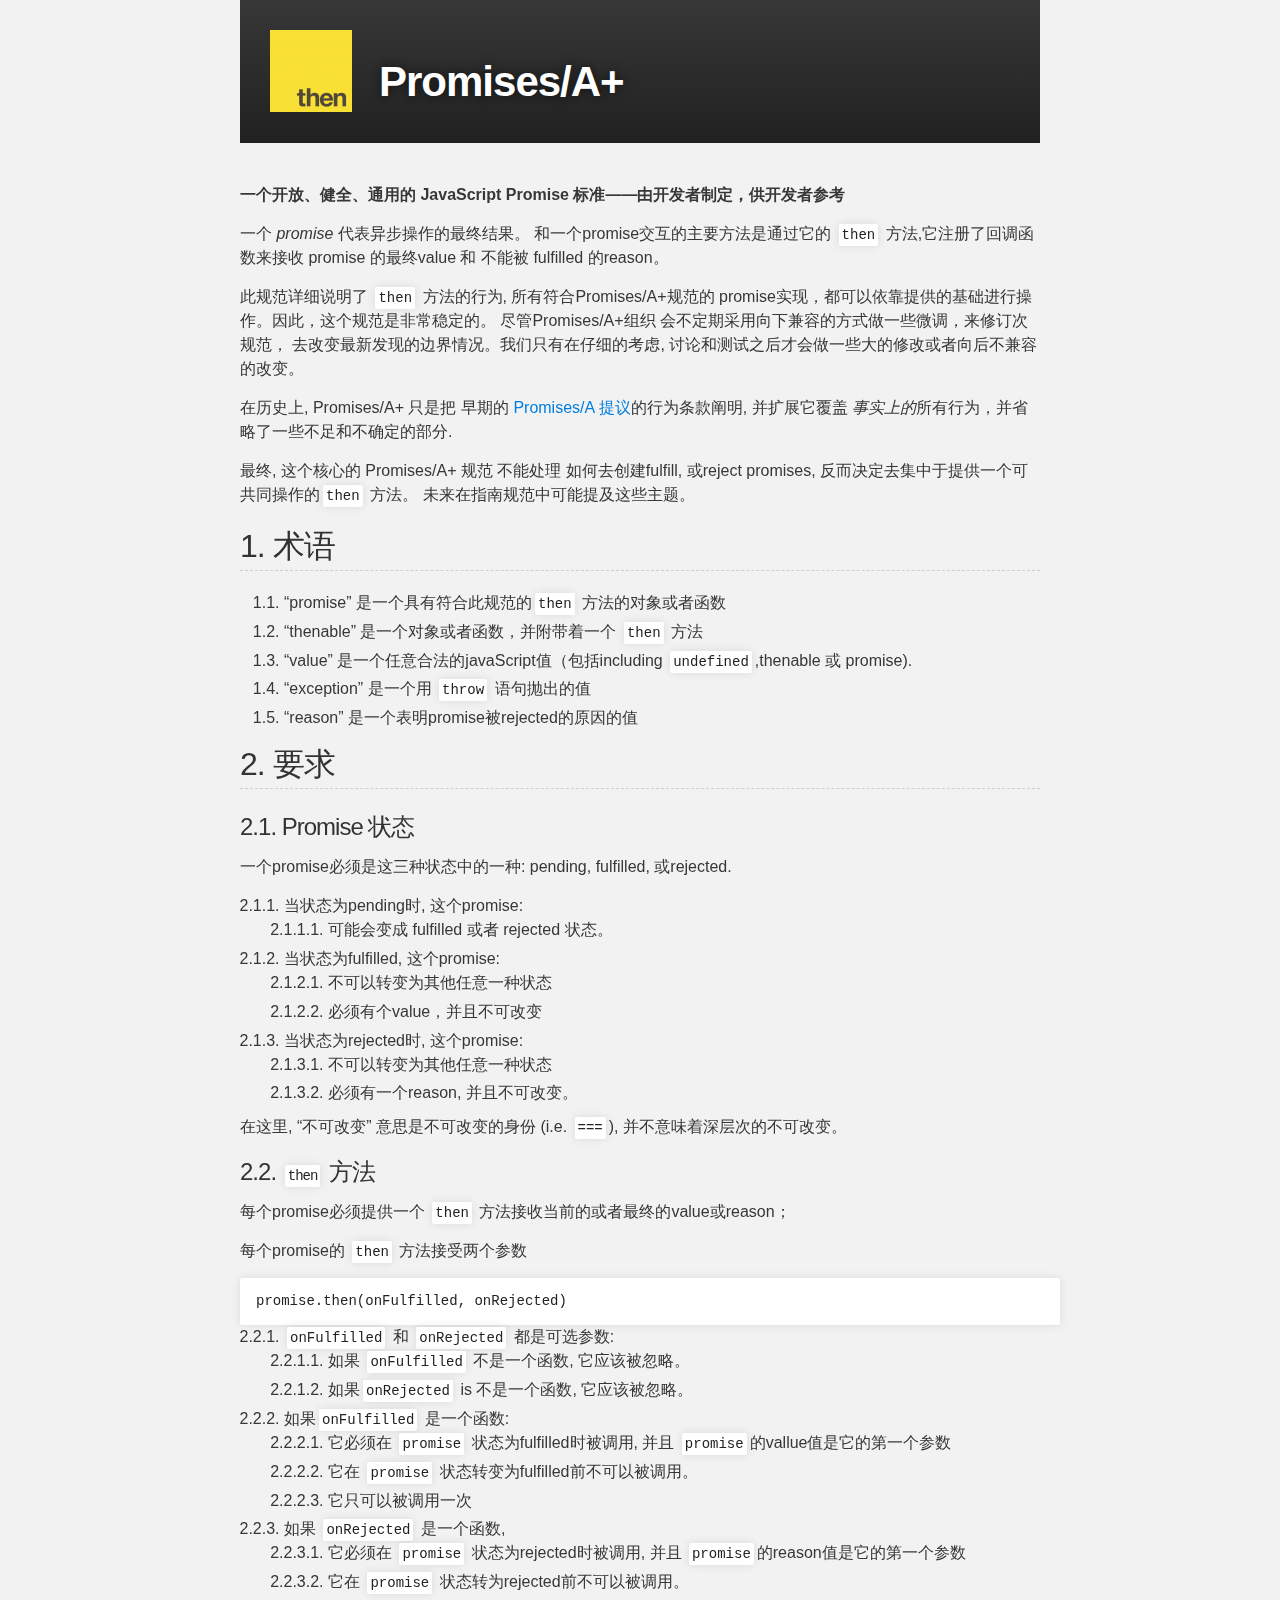
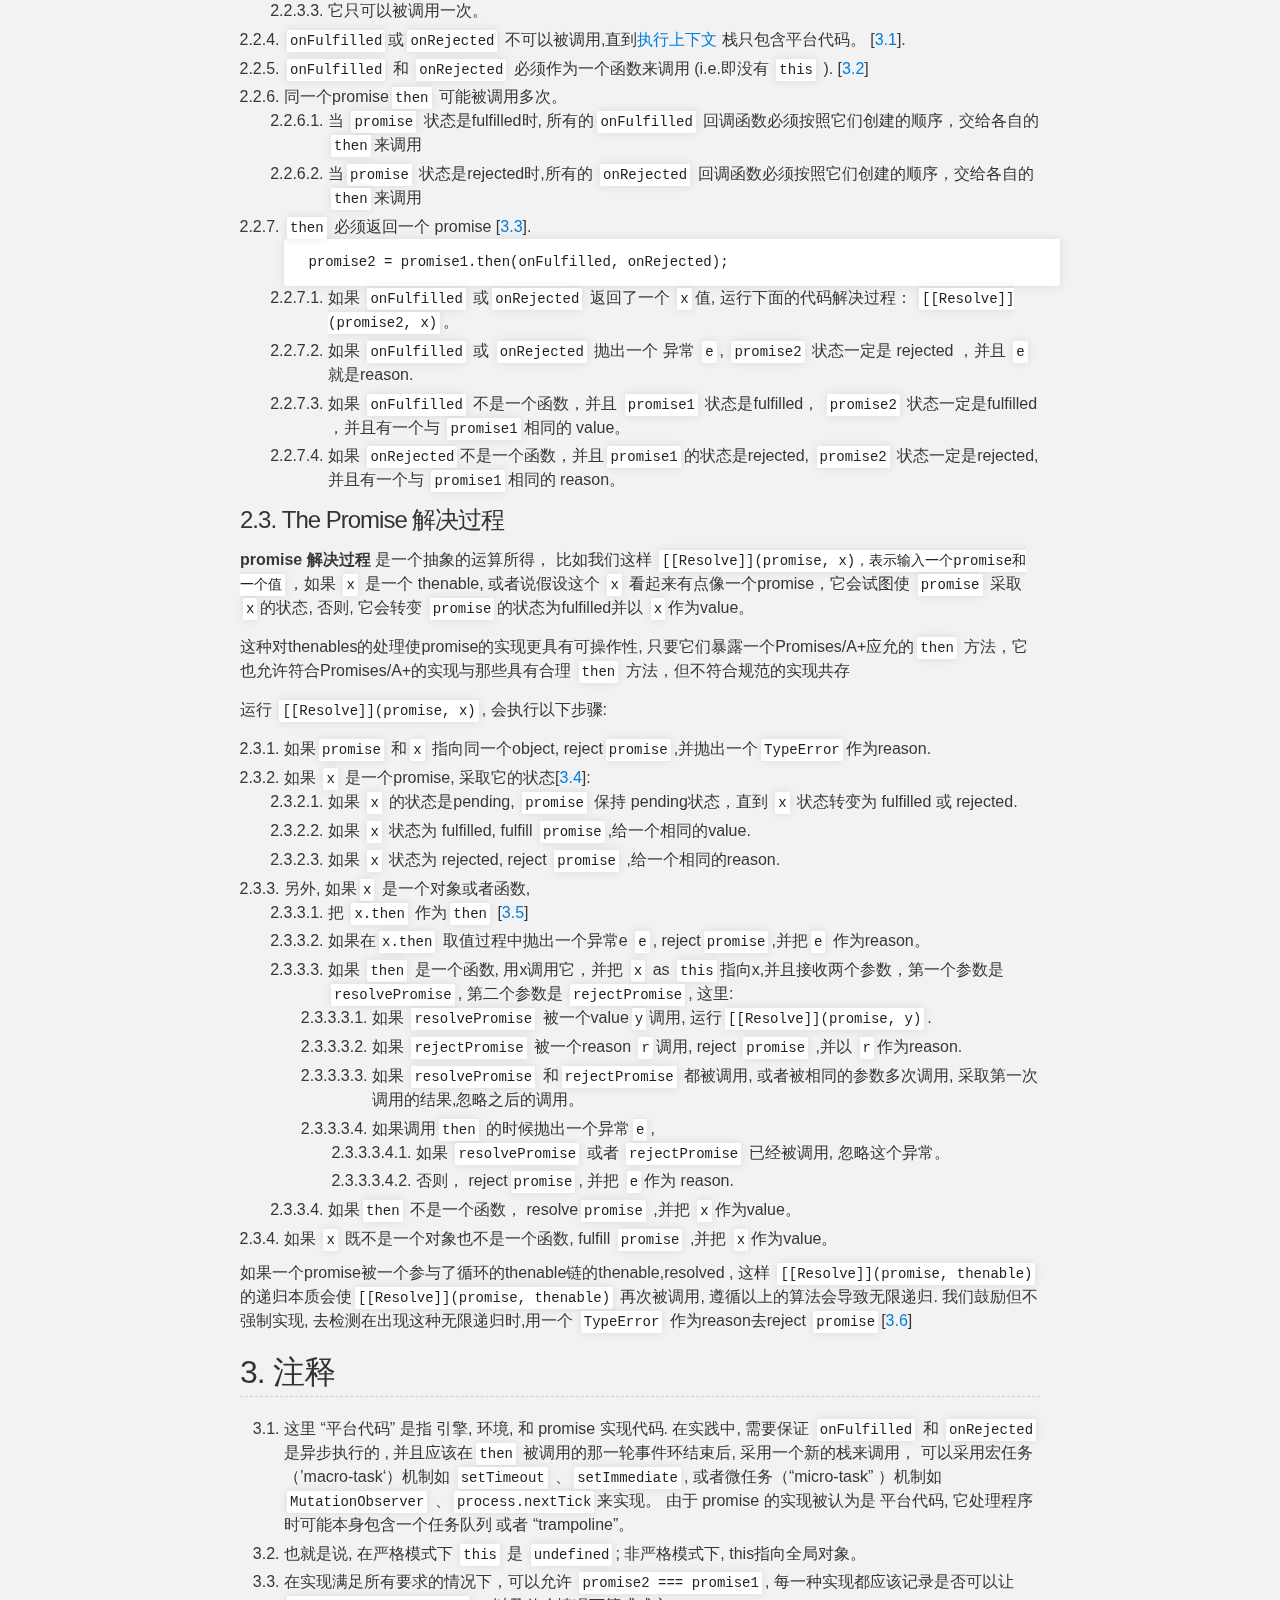
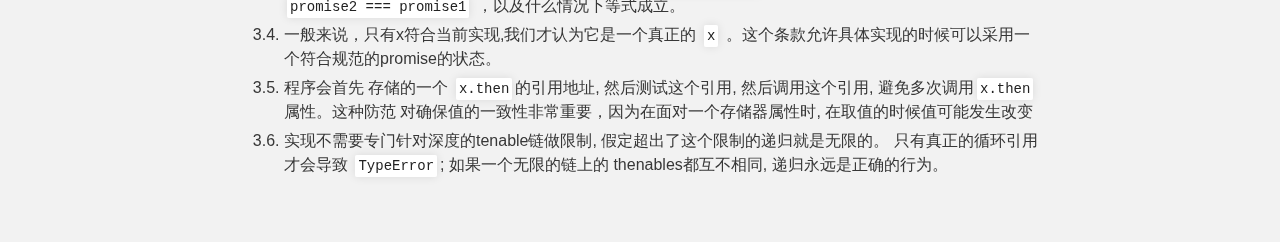
<file: index.html>
<!DOCTYPE html>
<html>
<head>
  <meta charset="utf-8">
  <title>Promises</title>
  <link rel="stylesheet" href="assets/stylesheet.css">
  <link rel="shortcut icon" href="assets/favicon.ico">
</head>

<body class="spec">
  <h1 id="promisesa">Promises/A+</h1>

  <p id="point-1"><a href="#point-1" class="anchor"></a><strong>一个开放、健全、通用的 JavaScript Promise 标准——由开发者制定，供开发者参考</strong>
  </p>

  <p id="point-2"><a href="#point-2" class="anchor"></a>一个 <em>promise</em> 代表异步操作的最终结果。 和一个promise交互的主要方法是通过它的 <code
      class="highlighter-rouge">then</code> 方法,它注册了回调函数来接收 promise 的最终value 和 不能被 fulfilled 的reason。
  </p>

  <p id="point-3"><a href="#point-3" class="anchor"></a>此规范详细说明了 <code
      class="highlighter-rouge">then</code> 方法的行为, 所有符合Promises/A+规范的
    promise实现，都可以依靠提供的基础进行操作。因此，这个规范是非常稳定的。
    尽管Promises/A+组织 会不定期采用向下兼容的方式做一些微调，来修订次规范，
    去改变最新发现的边界情况。我们只有在仔细的考虑, 讨论和测试之后才会做一些大的修改或者向后不兼容的改变。
  </p>

  <p id="point-4"><a href="#point-4" class="anchor"></a>在历史上, Promises/A+ 只是把 
    早期的 <a href="http://wiki.commonjs.org/wiki/Promises/A">Promises/A 提议</a>的行为条款阐明, 并扩展它覆盖 <em>事实上的</em>所有行为，并省略了一些不足和不确定的部分.</p>

  <p id="point-5"><a href="#point-5" class="anchor"></a>最终, 这个核心的 Promises/A+ 规范 不能处理
    如何去创建fulfill, 或reject promises, 反而决定去集中于提供一个可共同操作的<code
      class="highlighter-rouge">then</code> 方法。 未来在指南规范中可能提及这些主题。
  </p>

  <h2 id="terminology"><a href="#terminology" class="anchor"></a>术语</h2>

  <ol>
    <li id="point-6"><a href="#point-6" class="anchor"></a>“promise” 是一个具有符合此规范的<code
        class="highlighter-rouge">then</code> 方法的对象或者函数</li>
    <li id="point-7"><a href="#point-7" class="anchor"></a>“thenable” 是一个对象或者函数，并附带着一个 <code
        class="highlighter-rouge">then</code> 方法</li>
    <li id="point-8"><a href="#point-8" class="anchor"></a>“value” 是一个任意合法的javaScript值（包括including <code
        class="highlighter-rouge">undefined</code>,thenable 或 promise).</li>
    <li id="point-9"><a href="#point-9" class="anchor"></a>“exception” 是一个用 <code
        class="highlighter-rouge">throw</code> 语句抛出的值</li>
    <li id="point-10"><a href="#point-10" class="anchor"></a>“reason” 是一个表明promise被rejected的原因的值</li>
  </ol>

  <h2 id="requirements"><a href="#requirements" class="anchor"></a>要求</h2>

  <h3 id="promise-states"><a href="#promise-states" class="anchor"></a>Promise 状态</h3>

  <p id="point-11"><a href="#point-11" class="anchor"></a>一个promise必须是这三种状态中的一种: pending, fulfilled,
    或rejected.</p>

  <ol>
    <li id="point-12"><a href="#point-12" class="anchor"></a>当状态为pending时, 这个promise:
      <ol>
        <li id="point-13"><a href="#point-13" class="anchor"></a>可能会变成 fulfilled 或者 rejected
          状态。</li>
      </ol>
    </li>
    <li id="point-14"><a href="#point-14" class="anchor"></a>当状态为fulfilled, 这个promise:
      <ol>
        <li id="point-15"><a href="#point-15" class="anchor"></a>不可以转变为其他任意一种状态</li>
        <li id="point-16"><a href="#point-16" class="anchor"></a>必须有个value，并且不可改变</li>
      </ol>
    </li>
    <li id="point-17"><a href="#point-17" class="anchor"></a>当状态为rejected时, 这个promise:
      <ol>
        <li id="point-18"><a href="#point-18" class="anchor"></a>不可以转变为其他任意一种状态</li>
        <li id="point-19"><a href="#point-19" class="anchor"></a>必须有一个reason, 并且不可改变。</li>
      </ol>
    </li>
  </ol>

  <p id="point-20"><a href="#point-20" class="anchor"></a>在这里, “不可改变” 意思是不可改变的身份 (i.e. <code
      class="highlighter-rouge">===</code>), 并不意味着深层次的不可改变。</p>

  <h3 id="the-then-method"><a href="#the-then-method" class="anchor"></a> <code class="highlighter-rouge">then</code>
    方法</h3>

  <p id="point-21"><a href="#point-21" class="anchor"></a>每个promise必须提供一个 <code
      class="highlighter-rouge">then</code> 方法接收当前的或者最终的value或reason；</p>

  <p id="point-22"><a href="#point-22" class="anchor"></a>每个promise的 <code class="highlighter-rouge">then</code> 方法接受两个参数</p>

  <div class="language-js highlighter-rouge">
    <div class="highlight">
      <pre class="highlight"><code><span class="nx">promise</span><span class="p">.</span><span class="nx">then</span><span class="p">(</span><span class="nx">onFulfilled</span><span class="p">,</span> <span class="nx">onRejected</span><span class="p">)</span>
</code></pre>
    </div>
  </div>

  <ol>
    <li id="point-23"><a href="#point-23" class="anchor"></a><code class="highlighter-rouge">onFulfilled</code> 和
      <code class="highlighter-rouge">onRejected</code> 都是可选参数:
      <ol>
        <li id="point-24"><a href="#point-24" class="anchor"></a>如果 <code class="highlighter-rouge">onFulfilled</code>
          不是一个函数, 它应该被忽略。</li>
        <li id="point-25"><a href="#point-25" class="anchor"></a>如果<code class="highlighter-rouge">onRejected</code> is
          不是一个函数, 它应该被忽略。</li>
      </ol>
    </li>
    <li id="point-26"><a href="#point-26" class="anchor"></a>如果<code class="highlighter-rouge">onFulfilled</code> 是一个函数:
      <ol>
        <li id="point-27"><a href="#point-27" class="anchor"></a>它必须在 <code
            class="highlighter-rouge">promise</code> 状态为fulfilled时被调用, 并且 <code
              class="highlighter-rouge">promise</code>的vallue值是它的第一个参数</li>
        <li id="point-28"><a href="#point-28" class="anchor"></a>它在 <code
            class="highlighter-rouge">promise</code> 状态转变为fulfilled前不可以被调用。</li>
        <li id="point-29"><a href="#point-29" class="anchor"></a>它只可以被调用一次</li>
      </ol>
    </li>
    <li id="point-30"><a href="#point-30" class="anchor"></a>如果 <code class="highlighter-rouge">onRejected</code> 是一个函数,
      <ol>
        <li id="point-31"><a href="#point-31" class="anchor"></a>它必须在 <code
            class="highlighter-rouge">promise</code> 状态为rejected时被调用, 并且 <code class="highlighter-rouge">promise</code>的reason值是它的第一个参数</li>
        <li id="point-32"><a href="#point-32" class="anchor"></a>它在 <code
            class="highlighter-rouge">promise</code> 状态转为rejected前不可以被调用。</li>
        <li id="point-33"><a href="#point-33" class="anchor"></a>它只可以被调用一次。</li>
      </ol>
    </li>
    <li id="point-34"><a href="#point-34" class="anchor"></a><code class="highlighter-rouge">onFulfilled</code>或<code
        class="highlighter-rouge">onRejected</code> 不可以被调用,直到<a
        href="https://es5.github.io/#x10.3">执行上下文</a> 栈只包含平台代码。 [<a
        href="#notes">3.1</a>].</li>
    <li id="point-35"><a href="#point-35" class="anchor"></a><code class="highlighter-rouge">onFulfilled</code> 和
      <code class="highlighter-rouge">onRejected</code> 必须作为一个函数来调用 (i.e.即没有 <code
        class="highlighter-rouge">this</code> ). [<a href="#notes">3.2</a>]</li>
    <li id="point-36"><a href="#point-36" class="anchor"></a>同一个promise<code class="highlighter-rouge">then</code> 可能被调用多次。
      <ol>
        <li id="point-37"><a href="#point-37" class="anchor"></a>当 <code class="highlighter-rouge">promise</code>
        状态是fulfilled时, 所有的<code
            class="highlighter-rouge">onFulfilled</code> 回调函数必须按照它们创建的顺序，交给各自的<code class="highlighter-rouge">then</code>来调用
        </li>
        <li id="point-38"><a href="#point-38" class="anchor"></a>当<code class="highlighter-rouge">promise</code>
          状态是rejected时,所有的 <code class="highlighter-rouge">onRejected</code> 回调函数必须按照它们创建的顺序，交给各自的
          <code class="highlighter-rouge">then</code>来调用</li>
      </ol>
    </li>
    <li id="point-39"><a href="#point-39" class="anchor"></a>
      <p id="point-40"><a href="#point-40" class="anchor"></a><code class="highlighter-rouge">then</code> 必须返回一个
        promise [<a href="#notes">3.3</a>].</p>

      <div class="language-js highlighter-rouge">
        <div class="highlight">
          <pre class="highlight"><code> <span class="nx">promise2</span> <span class="o">=</span> <span class="nx">promise1</span><span class="p">.</span><span class="nx">then</span><span class="p">(</span><span class="nx">onFulfilled</span><span class="p">,</span> <span class="nx">onRejected</span><span class="p">);</span>
</code></pre>
        </div>
      </div>

      <ol>
        <li id="point-41"><a href="#point-41" class="anchor"></a>如果 <code
            class="highlighter-rouge">onFulfilled</code> 或<code class="highlighter-rouge">onRejected</code> 返回了一个
          <code class="highlighter-rouge">x</code>值, 运行下面的代码解决过程： <code
            class="highlighter-rouge">[[Resolve]](promise2, x)</code>。</li>
        <li id="point-42"><a href="#point-42" class="anchor"></a>如果 <code
            class="highlighter-rouge">onFulfilled</code> 或 <code class="highlighter-rouge">onRejected</code> 抛出一个
          异常 <code class="highlighter-rouge">e</code>, <code class="highlighter-rouge">promise2</code> 状态一定是
          rejected ，并且 <code class="highlighter-rouge">e</code> 就是reason.</li>
        <li id="point-43"><a href="#point-43" class="anchor"></a>如果 <code class="highlighter-rouge">onFulfilled</code>
          不是一个函数，并且 <code class="highlighter-rouge">promise1</code> 状态是fulfilled， <code
            class="highlighter-rouge">promise2</code> 状态一定是fulfilled ，并且有一个与 <code
            class="highlighter-rouge">promise1</code>相同的 value。</li>
        <li id="point-44"><a href="#point-44" class="anchor"></a>如果 <code class="highlighter-rouge">onRejected</code>不是一个函数，并且<code class="highlighter-rouge">promise1</code>的状态是rejected, <code
            class="highlighter-rouge">promise2</code> 状态一定是rejected,并且有一个与 <code
            class="highlighter-rouge">promise1</code>相同的 reason。</li>
      </ol>
    </li>
  </ol>

  <h3 id="the-promise-resolution-procedure"><a href="#the-promise-resolution-procedure" class="anchor"></a>The Promise
    解决过程</h3>

  <p id="point-45"><a href="#point-45" class="anchor"></a><strong>promise 解决过程</strong> 是一个抽象的运算所得，
    比如我们这样 <code
      class="highlighter-rouge">[[Resolve]](promise, x)，表示输入一个promise和一个值</code>，如果 <code
        class="highlighter-rouge">x</code> 是一个
    thenable, 或者说假设这个 <code class="highlighter-rouge">x</code> 看起来有点像一个promise，它会试图使 <code
      class="highlighter-rouge">promise</code> 采取 <code class="highlighter-rouge">x</code>的状态, 否则, 它会转变
    <code class="highlighter-rouge">promise</code>的状态为fulfilled并以
    <code class="highlighter-rouge">x</code>作为value。</p>

  <p id="point-46"><a href="#point-46" class="anchor"></a>这种对thenables的处理使promise的实现更具有可操作性, 只要它们暴露一个Promises/A+应允的<code class="highlighter-rouge">then</code> 方法，它也允许符合Promises/A+的实现与那些具有合理 <code
      class="highlighter-rouge">then</code> 方法，但不符合规范的实现共存</p>

  <p id="point-47"><a href="#point-47" class="anchor"></a>运行 <code class="highlighter-rouge">[[Resolve]](promise,
      x)</code>, 会执行以下步骤:</p>

  <ol>
    <li id="point-48"><a href="#point-48" class="anchor"></a>如果<code class="highlighter-rouge">promise</code> 和<code
        class="highlighter-rouge">x</code> 指向同一个object, reject<code
        class="highlighter-rouge">promise</code>,并抛出一个<code class="highlighter-rouge">TypeError</code>作为reason.
    </li>
    <li id="point-49"><a href="#point-49" class="anchor"></a>如果 <code class="highlighter-rouge">x</code> 是一个promise,
      采取它的状态[<a href="#notes">3.4</a>]:
      <ol>
        <li id="point-50"><a href="#point-50" class="anchor"></a>如果 <code class="highlighter-rouge">x</code> 的状态是pending,
          <code class="highlighter-rouge">promise</code> 保持 pending状态，直到 <code
            class="highlighter-rouge">x</code> 状态转变为 fulfilled 或 rejected.</li>
        <li id="point-51"><a href="#point-51" class="anchor"></a>如果 <code class="highlighter-rouge">x</code> 状态为
          fulfilled, fulfill <code class="highlighter-rouge">promise</code>,给一个相同的value.</li>
        <li id="point-52"><a href="#point-52" class="anchor"></a>如果 <code class="highlighter-rouge">x</code> 状态为
          rejected, reject <code class="highlighter-rouge">promise</code> ,给一个相同的reason.</li>
      </ol>
    </li>
    <li id="point-53"><a href="#point-53" class="anchor"></a>另外, 如果<code class="highlighter-rouge">x</code> 是一个对象或者函数,
      <ol>
        <li id="point-54"><a href="#point-54" class="anchor"></a> 把
          <code class="highlighter-rouge">x.then</code> 作为<code class="highlighter-rouge">then</code> [<a
            href="#notes">3.5</a>]</li>
        <li id="point-55"><a href="#point-55" class="anchor"></a>如果在<code
            class="highlighter-rouge">x.then</code> 取值过程中抛出一个异常e <code
            class="highlighter-rouge">e</code>, reject<code class="highlighter-rouge">promise</code>,并把<code
            class="highlighter-rouge">e</code> 作为reason。</li>
        <li id="point-56"><a href="#point-56" class="anchor"></a>如果 <code class="highlighter-rouge">then</code> 是一个函数, 用x调用它，并把 <code class="highlighter-rouge">x</code> as <code
            class="highlighter-rouge">this</code>指向x,并且接收两个参数，第一个参数是 <code class="highlighter-rouge">resolvePromise</code>,
          第二个参数是 <code class="highlighter-rouge">rejectPromise</code>, 这里:
          <ol>
            <li id="point-57"><a href="#point-57" class="anchor"></a>如果 <code
                class="highlighter-rouge">resolvePromise</code> 被一个value<code
                class="highlighter-rouge">y</code>调用, 运行<code class="highlighter-rouge">[[Resolve]](promise, y)</code>.
            </li>
            <li id="point-58"><a href="#point-58" class="anchor"></a>如果 <code
                class="highlighter-rouge">rejectPromise</code> 被一个reason <code
                class="highlighter-rouge">r</code>调用, reject <code class="highlighter-rouge">promise</code> ,并以 <code
                class="highlighter-rouge">r</code>作为reason.</li>
            <li id="point-59"><a href="#point-59" class="anchor"></a>如果 <code
                class="highlighter-rouge">resolvePromise</code> 和<code class="highlighter-rouge">rejectPromise</code>
              都被调用, 或者被相同的参数多次调用, 采取第一次调用的结果,忽略之后的调用。</li>
            <li id="point-60"><a href="#point-60" class="anchor"></a>如果调用<code
                class="highlighter-rouge">then</code> 的时候抛出一个异常<code class="highlighter-rouge">e</code>,
              <ol>
                <li id="point-61"><a href="#point-61" class="anchor"></a>如果 <code
                    class="highlighter-rouge">resolvePromise</code> 或者 <code
                    class="highlighter-rouge">rejectPromise</code> 已经被调用, 忽略这个异常。</li>
                <li id="point-62"><a href="#point-62" class="anchor"></a>否则， reject<code
                    class="highlighter-rouge">promise</code>, 并把 <code class="highlighter-rouge">e</code>作为
                  reason.</li>
              </ol>
            </li>
          </ol>
        </li>
        <li id="point-63"><a href="#point-63" class="anchor"></a>如果<code class="highlighter-rouge">then</code> 不是一个函数， resolve<code class="highlighter-rouge">promise</code> ,并把 <code
            class="highlighter-rouge">x</code>作为value。</li>
      </ol>
    </li>
    <li id="point-64"><a href="#point-64" class="anchor"></a>如果 <code class="highlighter-rouge">x</code> 
      既不是一个对象也不是一个函数, fulfill <code class="highlighter-rouge">promise</code> ,并把 <code
        class="highlighter-rouge">x</code>作为value。</li>
  </ol>

  <p id="point-65"><a href="#point-65" class="anchor"></a>如果一个promise被一个参与了循环的thenable链的thenable,resolved
    , 这样 <code class="highlighter-rouge">[[Resolve]](promise,
      thenable)</code> 的递归本质会使<code class="highlighter-rouge">[[Resolve]](promise, thenable)</code> 再次被调用, 遵循以上的算法会导致无限递归. 
    我们鼓励但不强制实现, 去检测在出现这种无限递归时,用一个
    <code class="highlighter-rouge">TypeError</code> 作为reason去reject <code class="highlighter-rouge">promise</code>[<a
      href="#notes">3.6</a>]</p>

  <h2 id="notes"><a href="#notes" class="anchor"></a>注释</h2>

  <ol>
    <li id="point-66"><a href="#point-66" class="anchor"></a>
      <p id="point-67"><a href="#point-67" class="anchor"></a>这里 “平台代码” 是指 引擎, 环境, 和
        promise 实现代码. 在实践中, 需要保证 <code
          class="highlighter-rouge">onFulfilled</code> 和 <code class="highlighter-rouge">onRejected</code>是异步执行的
        , 并且应该在<code class="highlighter-rouge">then</code> 被调用的那一轮事件环结束后, 采用一个新的栈来调用， 可以采用宏任务（’macro-task‘）机制如 <a
          href="https://html.spec.whatwg.org/multipage/webappapis.html#timers"><code
            class="highlighter-rouge">setTimeout</code></a> 、<a
          href="https://dvcs.w3.org/hg/webperf/raw-file/tip/specs/setImmediate/Overview.html#processingmodel"><code
            class="highlighter-rouge">setImmediate</code></a>, 或者微任务（“micro-task” ）机制如 <a
          href="https://dom.spec.whatwg.org/#interface-mutationobserver"><code
            class="highlighter-rouge">MutationObserver</code></a> 、<a
          href="https://nodejs.org/api/process.html#process_process_nexttick_callback"><code
            class="highlighter-rouge">process.nextTick</code></a>来实现。 由于 promise 的实现被认为是
        平台代码, 它处理程序时可能本身包含一个任务队列 或者 “trampoline”。
      </p>
    </li>
    <li id="point-68"><a href="#point-68" class="anchor"></a>
      <p id="point-69"><a href="#point-69" class="anchor"></a>也就是说, 在严格模式下 <code
          class="highlighter-rouge">this</code> 是 <code class="highlighter-rouge">undefined</code>;
        非严格模式下, this指向全局对象。</p>
    </li>
    <li id="point-70"><a href="#point-70" class="anchor"></a>
      <p id="point-71"><a href="#point-71" class="anchor"></a>在实现满足所有要求的情况下，可以允许 <code
          class="highlighter-rouge">promise2 === promise1</code>, 每一种实现都应该记录是否可以让
       <code class="highlighter-rouge">promise2 ===
          promise1</code> ，以及什么情况下等式成立。</p>
    </li>
    <li id="point-72"><a href="#point-72" class="anchor"></a>
      <p id="point-73"><a href="#point-73" class="anchor"></a>一般来说，只有x符合当前实现,我们才认为它是一个真正的 <code
          class="highlighter-rouge">x</code> 。这个条款允许具体实现的时候可以采用一个符合规范的promise的状态。</p>
    </li>
    <li id="point-74"><a href="#point-74" class="anchor"></a>
      <p id="point-75"><a href="#point-75" class="anchor"></a>程序会首先 存储的一个 <code
          class="highlighter-rouge">x.then</code>的引用地址, 然后测试这个引用, 然后调用这个引用,
          避免多次调用<code class="highlighter-rouge">x.then</code> 属性。这种防范
        对确保值的一致性非常重要，因为在面对一个存储器属性时, 在取值的时候值可能发生改变</p>
    </li>
    <li id="point-76"><a href="#point-76" class="anchor"></a>
      <p id="point-77"><a href="#point-77" class="anchor"></a>实现不需要专门针对深度的tenable链做限制, 假定超出了这个限制的递归就是无限的。
        只有真正的循环引用才会导致 <code class="highlighter-rouge">TypeError</code>; 如果一个无限的链上的
        thenables都互不相同, 递归永远是正确的行为。</p>
    </li>
  </ol>
  </p>
</body>

</html>
</file>
<file: assets/stylesheet.css>
*{
    margin: 0;
    padding: 0;
    border: 0;
    font: inherit;
    vertical-align: baseline;
}

/* HTML5 display-role reset for older browsers */


ol,
ul {
    list-style: none;
}

a:focus {
    outline: none;
}

/*******************************************************************************
Theme Styles
*******************************************************************************/

html {
    box-sizing: border-box;
    color: #373737;
    font-size: 16px;
    font-family: Arial, 'Helvetica Neue', Helvetica, sans-serif;
    line-height: 1.5;
    -webkit-font-smoothing: antialiased;
}

h1,h2,
h3,
h4,
h5,
h6 {
    margin: 10px 0;
    font-weight: block;
    color: #333;
    font-family: Arial, 'Helvetica Neue', Helvetica, sans-serif;
    letter-spacing: -1px;
}

h1 {
    font-size: 36px;
    font-weight: block;
}

h2 {
    margin-bottom: 20px;
    font-size: 32px;
    border-bottom: 1px dashed #cecece;
}

h3 {
    font-size: 24px;
}

h4 {
    font-size: 21px;
}

h5 {
    font-size: 18px;
}

h6 {
    font-size: 16px;
}

p {
    margin: 10px 0 15px 0;
}

footer p {
    color: #f2f2f2;
}

a {
    text-decoration: none;
    color: #007edf;
    text-shadow: none;

    transition: color 0.5s ease;
    transition: text-shadow 0.5s ease;
    -webkit-transition: color 0.5s ease;
    -webkit-transition: text-shadow 0.5s ease;
    -moz-transition: color 0.5s ease;
    -moz-transition: text-shadow 0.5s ease;
    -o-transition: color 0.5s ease;
    -o-transition: text-shadow 0.5s ease;
    -ms-transition: color 0.5s ease;
    -ms-transition: text-shadow 0.5s ease;
}

a:hover {
    color: #0069ba;
    text-shadow: #0090ff 0px 0px 2px;
}

footer a:hover {
    color: #43adff;
    text-shadow: #0090ff 0px 0px 2px;
}

em {
    font-style: italic;
}

strong {
    font-weight: bold;
}

pre,
code {
    width: 100%;
    color: #222;
    background-color: #fff;

    font-family: Monaco, "Bitstream Vera Sans Mono", "Lucida Console", Terminal, monospace;
    font-size: 14px;

    border-radius: 2px;
    -moz-border-radius: 2px;
    -webkit-border-radius: 2px;
}

pre {
    width: 100%;
    padding: 10px;
    box-shadow: 0 0 10px rgba(0, 0, 0, .1);
    overflow: auto;
}

code {
    padding: 3px;
    margin: 0 3px;
    box-shadow: 0 0 10px rgba(0, 0, 0, .1);
}

pre code {
    display: block;
    box-shadow: none;
}

blockquote {
    color: #666;
    margin-bottom: 20px;
    padding: 0 0 0 20px;
    border-left: 3px solid #bbb;
}

ul,
ol,
dl {
    margin-bottom: 15px
}

ul li {
    list-style: outside;
    margin-left: 20px;
    margin-bottom: 0.5em;
}

ol li {
    list-style: decimal inside;
    padding-left: 20px;
}

dl dt {
    font-weight: bold;
}

dl dd {
    padding-left: 20px;
    font-style: italic;
}

dl p {
    padding-left: 20px;
    font-style: italic;
}

hr {
    height: 1px;
    margin-bottom: 5px;
    border: none;
    border-bottom: 1px dashed #cecece;
}

table {
    border: 1px solid #373737;
    margin-bottom: 20px;
    text-align: left;
}

th {
    font-family: 'Lucida Grande', 'Helvetica Neue', Helvetica, Arial, sans-serif;
    padding: 10px;
    background: #373737;
    color: #fff;
}

td {
    padding: 10px;
    border: 1px solid #373737;
}

form {
    background: #f2f2f2;
    padding: 20px;
}

img {
    max-width: 100%;
}

h1 {
    background: #212121;
    background: -moz-linear-gradient(top, #373737, #212121);
    background: -webkit-linear-gradient(top, #373737, #212121);
    background: -ms-linear-gradient(top, #373737, #212121);
    background: -o-linear-gradient(top, #373737, #212121);
    background: linear-gradient(top, #373737, #212121);
    color: #fff;
    font-size: 42px;
    font-weight: 700;
    margin: 0 0 40px 0;
    padding: 50px 10px 30px 139px;
    text-shadow: #111 0px 0px 10px;
    position: relative;
}

h1:before {
    content: '';
    display: inline-block;
    width: 82px;
    height: 82px;
    background: url(logo-small.png);
    position: absolute;
    left: 30px;
    top: 30px;
}

body {
    background: #f2f2f2;
    margin: 0 auto;
    max-width: 800px;
    padding: 0 10px 50px 10px;
}

footer {
    background: #212121;
    position: fixed;
    bottom: 0;
    left: 0;
    width: 100%;
    text-align: center;
}

footer>a {
    display: inline-block;
    position: relative;
    margin: 10px 20px 10px 0;
}

footer>a:not(:last-of-type)::after {
    content: " | ";
    color: white;
    position: absolute;
    right: -15px;
}


/*******************************************************************************
Small Device Styles
*******************************************************************************/

@media screen and (max-width: 480px) {
    body {
        font-size: 14px;
    }

    header h1 {
        font-size: 32px;
    }

    h1 {
        font-size: 28px;
    }

    h2 {
        font-size: 24px;
    }

    h3 {
        font-size: 21px;
    }

    h4 {
        font-size: 18px;
    }

    h5 {
        font-size: 14px;
    }

    h6 {
        font-size: 12px;
    }

    code,
    pre {
        min-width: 320px;
        max-width: 480px;
        font-size: 11px;
    }
}

/*******************************************************************************
Numbering!
*******************************************************************************/

body {
    counter-reset: h2 h3;
}

h2 {
    counter-increment: h2;
    counter-reset: h3;
}

body.spec h2::before {
    content: counter(h2)". ";
}

h3 {
    counter-increment: h3;
}

body.spec h3::before {
    content: counter(h2)"."counter(h3)". ";
}

ol {
    counter-reset: li;
    margin-bottom: 0;
}

ol li {
    list-style-type: none;
    counter-increment: li;
    margin-left: 1.5em;
    margin-bottom: 0.3em;
}

ol li::before {
    float: left;
    margin-left: -5.5em;
    width: 5.5em;
    text-align: right;
}

h2~ol li::before,
h3~h2~ol li::before {
    content: counter(h2)"."counters(li, ".")".\A0";
}

h3~ol li::before {
    content: counter(h2)"."counter(h3)"."counters(li, ".")".\A0";
}

/* Workaround Jekyll bug that inserts spurious lone <p>s */
ol li p:first-of-type:last-of-type {
    margin: 0;
}

ol li p {
    margin-top: 0;
}

ul p:first-of-type:last-of-type {
    display: inline;
}

/*****************************************
* Linker!
*****************************************/

body {
    position: relative;
}

a.anchor {
    opacity: 0;
    text-decoration: none;
    color: #333;
    -webkit-transition: 0.5s;
    transition: 0.5s;
    float: left;
    position: absolute;
    left: -50px;
    width: 30px;
    text-align: right;
}

a.anchor::before {
    content: "#";
}

*:hover>a.anchor {
    opacity: 0.3;
}

*:hover>a.anchor:hover {
    opacity: 1;
}
</file>
